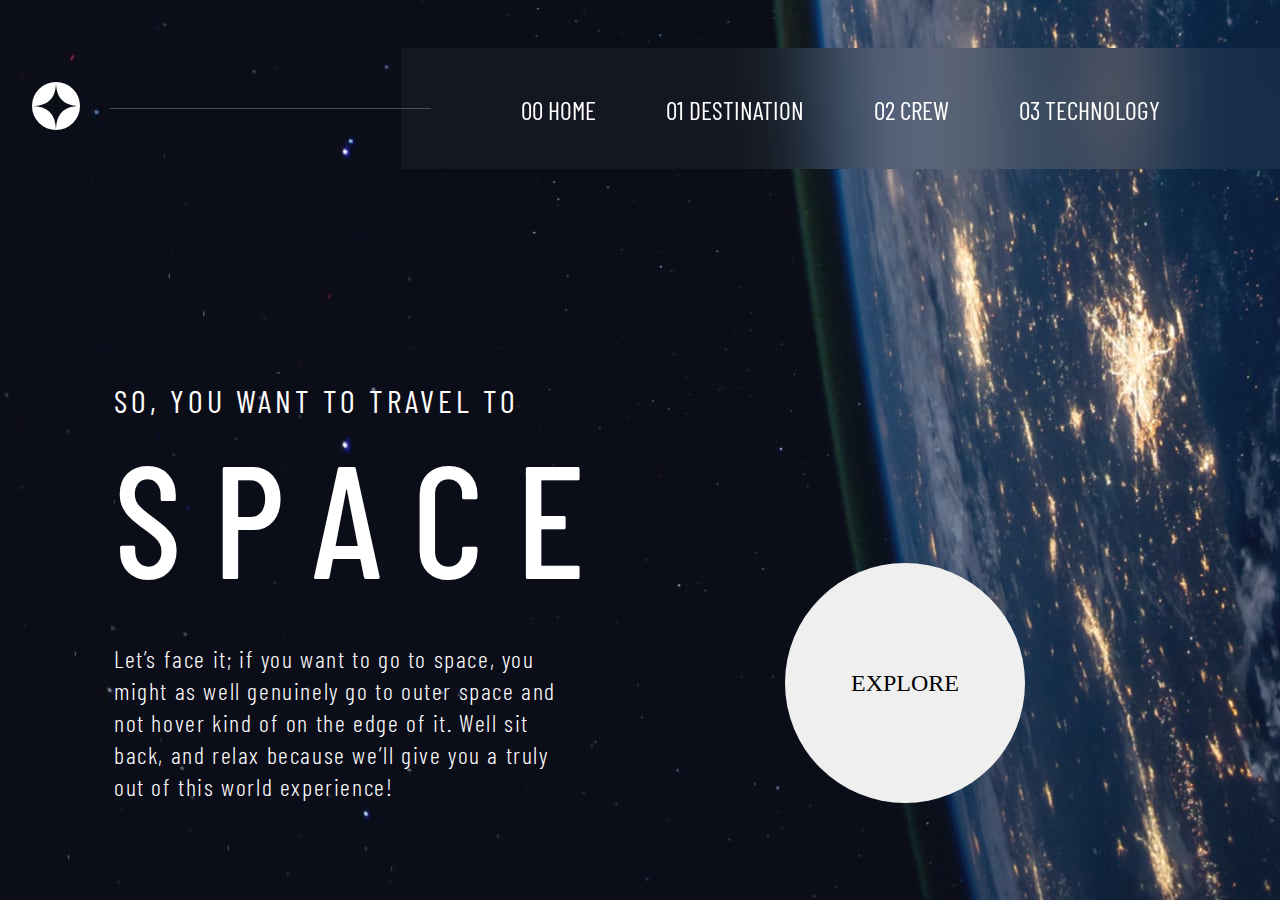
<file: space-tourism-website-main (1)/space-tourism-website-main/starter-code/index.html>
<!DOCTYPE html>
<html lang="en">
<head>
  <meta charset="UTF-8">
  <meta name="viewport" content="width=device-width, initial-scale=1.0">
    <link
      rel="stylesheet"
      href="https://cdnjs.cloudflare.com/ajax/libs/font-awesome/6.4.0/css/all.min.css"
    />
  <link rel="icon" type="image/png" sizes="32x32" href="./assets/favicon-32x32.png" >
  <link rel="stylesheet" href="style.css">
  <title>Frontend Mentor | Space tourism website</title>
</head>
<body>
  <main>
    <header>
      <nav>
        <a href="index.html">
        <img src="assets/shared/logo.svg" alt="">
        </a>

          <div class="pandburger">
            <button class="hamburger"><img src="assets/shared/icon-hamburger.svg" alt=""></button>
          </div>

        <ul class="nav-lists">
          <li><a href="index.html">00 Home</a></li>
          <li><a href="destination-moon.html">01 Destination</a></li>
          <li><a href="crew-commander.html">02 Crew</a></li>
          <li><a href="technology-vehicle.html">03 Technology</a></li>
        </ul>
      </nav>
    </header>

<section class="hero">
    <div class="hero-content">
        <h3>So, you want to travel to</h3>
        <h1>Space</h1>
        <p>Let’s face it; if you want to go to space, you might as well genuinely go to outer space and not hover kind of on the edge of it. Well sit back, and relax because we’ll give you a truly out of this world experience!</p>
    </div>

    <div id="explore-knop" class="explore-container">
        <button class="explore-btn">Explore</button>
    </div>

    
</section>

    </section>
  </main>
  <script src="script.js"></script>
</body>
</html>
</file>
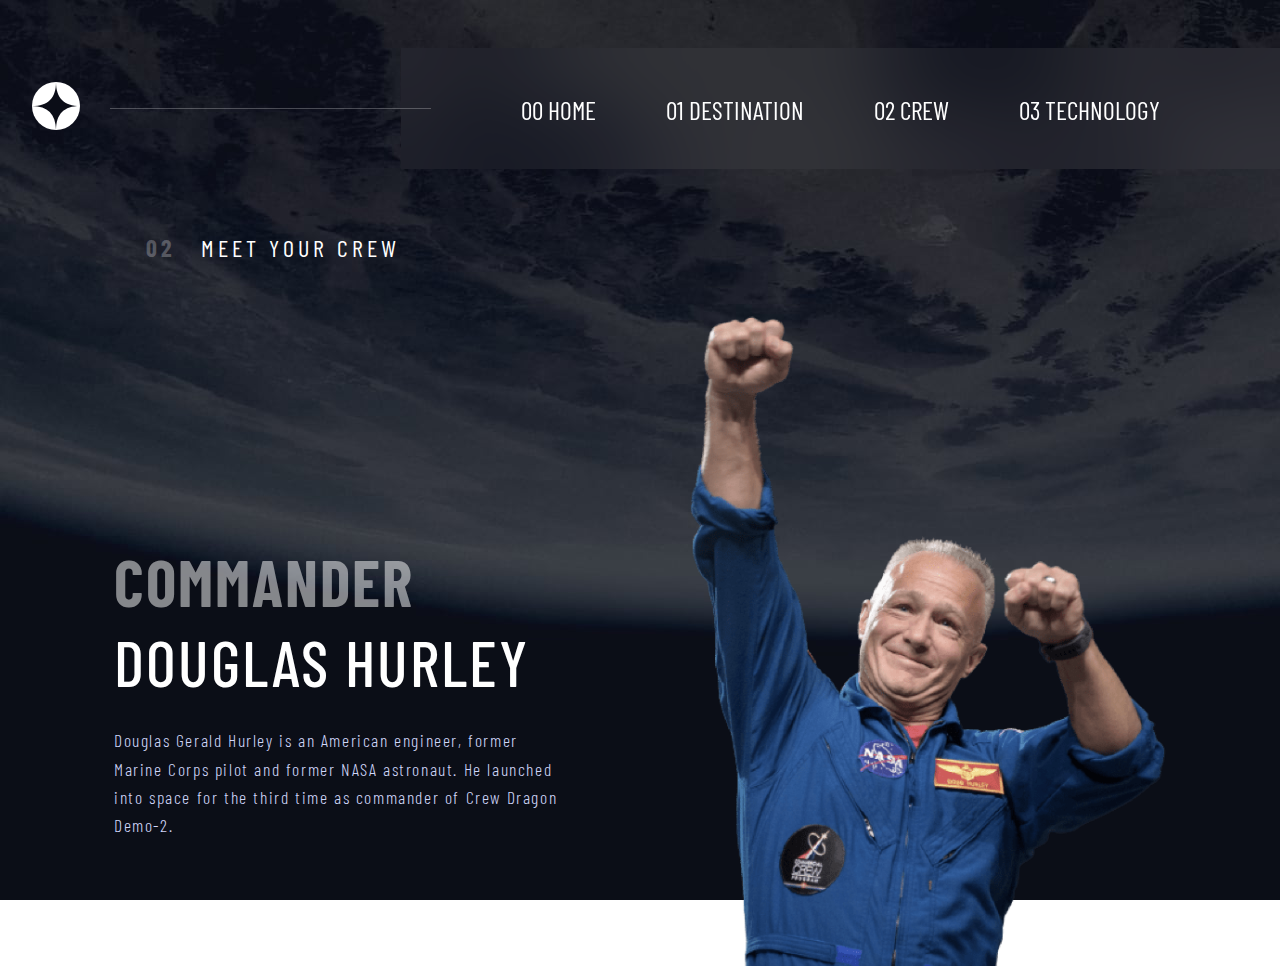
<file: space-tourism-website-main (1)/space-tourism-website-main/starter-code/crew-commander.html>
<!DOCTYPE html>
<html lang="en">
<head>
  <meta charset="UTF-8">
  <meta name="viewport" content="width=device-width, initial-scale=1.0">

  <link rel="icon" type="image/png" sizes="32x32" href="./assets/favicon-32x32.png">
  <link rel="stylesheet" href="style.css">
  <title>Frontend Mentor | Space tourism website</title>
</head>
<body class="crew-body">
    <header>
      <nav>
        <a href="index.html">
          <img src="assets/shared/logo.svg" alt="" />
        </a>

        <div class="pandburger">
          <button class="hamburger">
            <img src="assets/shared/icon-hamburger.svg" alt="" />
          </button>
        </div>

        <ul class="nav-lists">
          <li><a href="index.html">00 Home</a></li>
          <li><a href="destination-moon.html">01 Destination</a></li>
          <li><a href="crew-commander.html">02 Crew</a></li>
          <li><a href="technology-vehicle.html">03 Technology</a></li>
        </ul>
      </nav>
    </header>

<main class="grid-container crew-layout">
  <h2 class="numbered-title"><span>02</span> Meet your crew</h2>

  <article class="crew-info">
    <header>
      <h2 class="crew-role">Commander</h2>
      <h1 class="crew-name">Douglas Hurley</h1>
    </header>
    <p class="crew-desc">
      Douglas Gerald Hurley is an American engineer, former Marine Corps pilot and former NASA astronaut. He launched into space for the third time as commander of Crew Dragon Demo-2.
    </p>
  </article>

  <div class="crew-tabs">
    <span class="dot active"></span>
    <span class="dot"></span>
    <span class="dot"></span>
    <span class="dot"></span>
  </div>

  <div class="crew-img-container">
    <img src="assets/crew/image-douglas-hurley.png" alt="Douglas Hurley" class="crew-img">
  </div>
</main>
    <script src="script.js"></script>
</body>
</html>
</file>
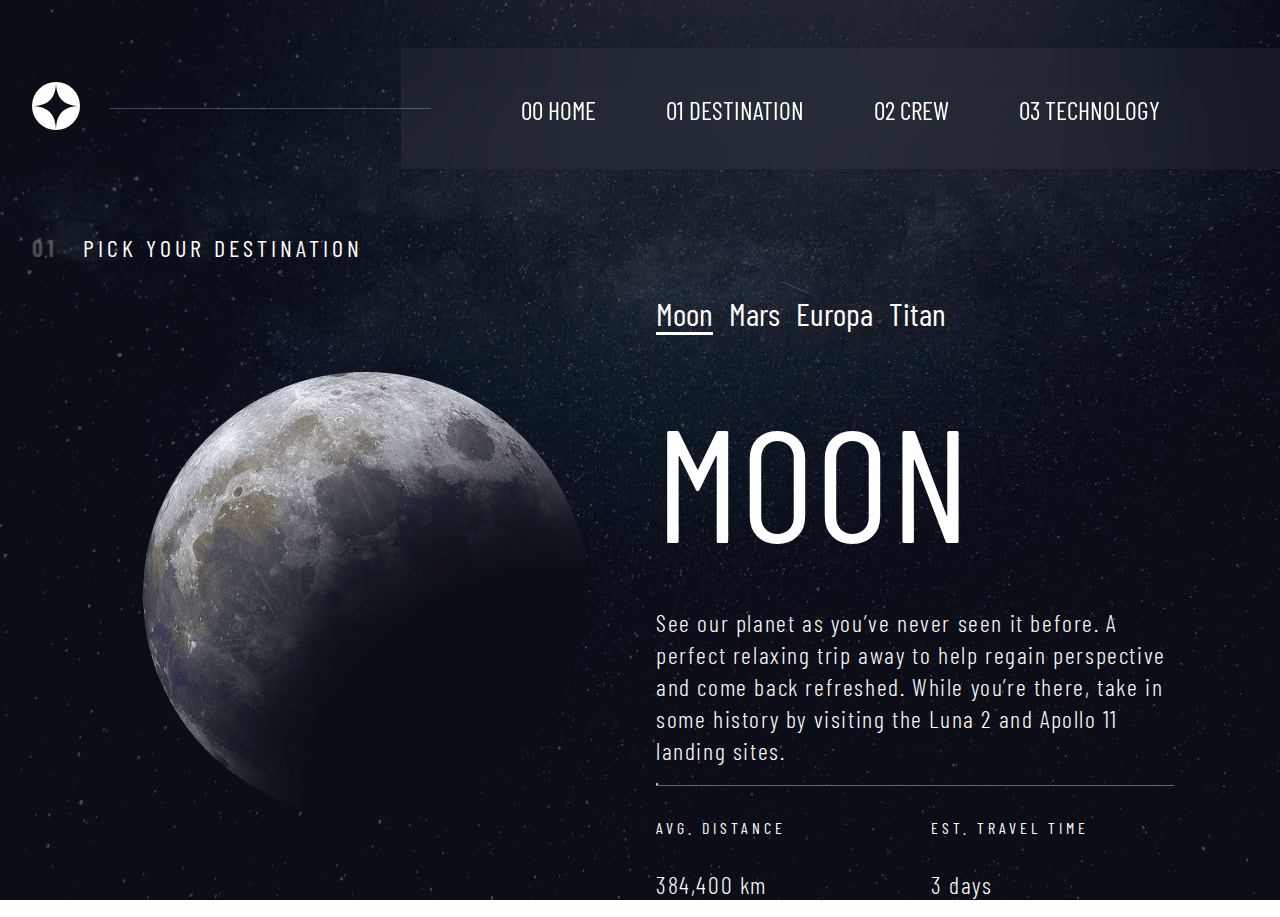
<file: space-tourism-website-main (1)/space-tourism-website-main/starter-code/destination-moon.html>
<!DOCTYPE html>
<html lang="en">
  <head>
    <meta charset="UTF-8" />
    <meta name="viewport" content="width=device-width, initial-scale=1.0" />

    <link
      rel="icon"
      type="image/png"
      sizes="32x32"
      href="./assets/favicon-32x32.png"
    />
    <link rel="stylesheet" href="style.css" />
    <title>Frontend Mentor | Space tourism website</title>
  </head>
  <body class="destination-body">
    <header>
      <nav>
        <a href="#">
          <img src="assets/shared/logo.svg" alt="" />
        </a>

        <div class="pandburger">
          <button class="hamburger">
            <img src="assets/shared/icon-hamburger.svg" alt="" />
          </button>
        </div>

        <ul class="nav-lists">
          <li><a href="index.html">00 Home</a></li>
          <li><a href="destination-moon.html">01 Destination</a></li>
          <li><a href="crew-commander.html">02 Crew</a></li>
          <li><a href="technology-vehicle.html">03 Technology</a></li>
        </ul>
      </nav>
    </header>

<main class="destination-content">
    <h3 class="numbered-title"><span>01</span> Pick your destination</h3>

  <div class="grid-container">
    <div class="img-container">
      <img id="planet-img" src="assets/destination/image-moon.png" alt="The Moon" class="destination-img">
    </div>

    <article class="destination-info">
  <ul class="destination-list" role="tablist">
    <li class="tab-item active" data-name="moon">Moon</li>
    <li class="tab-item" data-name="mars">Mars</li>
    <li class="tab-item" data-name="europa">Europa</li>
    <li class="tab-item" data-name="titan">Titan</li>
  </ul>


      <h1 id="planet-name" class="destination-h1">Moon</h1>

      <p id="planet-desc" class="description">
        See our planet as you’ve never seen it before. A perfect relaxing trip away 
        to help regain perspective and come back refreshed. While you’re there, 
        take in some history by visiting the Luna 2 and Apollo 11 landing sites.
      </p>

      <hr class="divider">

      <div class="destination-meta">
        <div>
          <h3 class="meta-title">Avg. distance</h3>
          <p id="planet-dist" class="meta-value">384,400 km</p>
        </div>
        <div>
          <h3 class="meta-title">Est. travel time</h3>
          <p id="planet-travel" class="meta-value">3 days</p>
        </div>
      </div>
    </article>
  </div>
    </main>
    <script src="script.js"></script>
  </body>
</html>
</file>
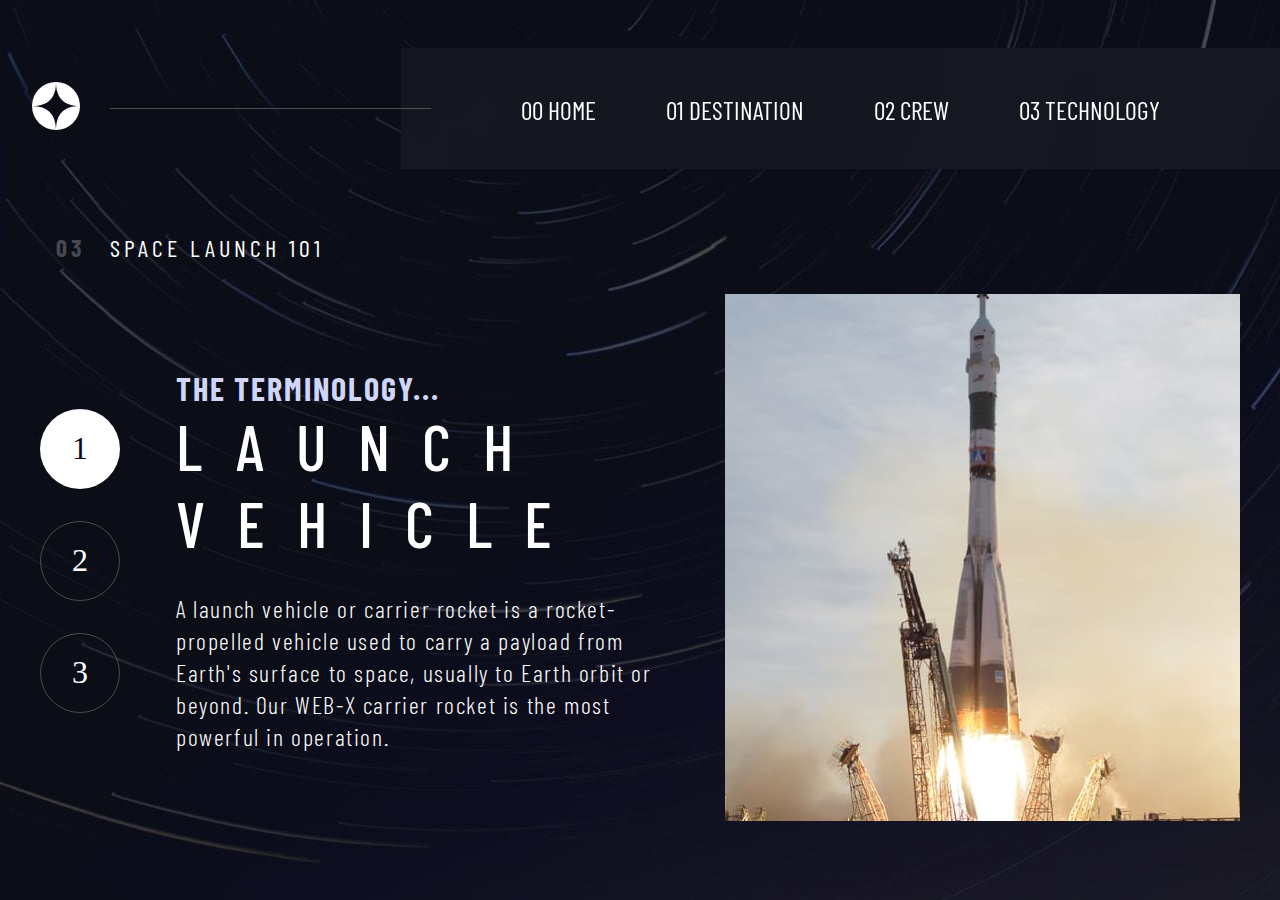
<file: space-tourism-website-main (1)/space-tourism-website-main/starter-code/technology-vehicle.html>
<!DOCTYPE html>
<html lang="en">
<head>
  <meta charset="UTF-8">
  <meta name="viewport" content="width=device-width, initial-scale=1.0">

  <link rel="icon" type="image/png" sizes="32x32" href="./assets/favicon-32x32.png">
  <link rel="stylesheet" href="style.css">
  <title>Frontend Mentor | Space tourism website</title>
</head>
<body class="technology-body">
    <header>
      <nav>
        <a href="index.html">
        <img src="assets/shared/logo.svg" alt="">
        </a>

          <div class="pandburger">
            <button class="hamburger"><img src="assets/shared/icon-hamburger.svg" alt=""></button>
          </div>

        <ul class="nav-lists">
          <li><a href="index.html">00 Home</a></li>
          <li><a href="destination-moon.html">01 Destination</a></li>
          <li><a href="crew-commander.html">02 Crew</a></li>
          <li><a href="technology-vehicle.html">03 Technology</a></li>
        </ul>
      </nav>
    </header>

<main class="grid-container tech-layout">
  <h2 class="numbered-title"><span>03</span> Space launch 101</h2>

  <div class="tech-img-container">
    <picture>
      <source srcset="assets/technology/image-launch-vehicle-portrait.jpg" media="(min-width: 1024px)">
      <img src="assets/technology/image-launch-vehicle-landscape.jpg" alt="Launch vehicle" class="tech-img">
    </picture>
  </div>

  <div class="tech-tabs">
    <button class="num-dot active" data-index="0">1</button>
    <button class="num-dot" data-index="1">2</button>
    <button class="num-dot" data-index="2">3</button>
  </div>

  <article class="tech-info">
    <header>
      <h4 class="terminology">The terminology...</h4>
      <h1 class="tech-name">Launch vehicle</h1>
    </header>
    <p class="tech-desc">
      A launch vehicle or carrier rocket is a rocket-propelled vehicle used to carry a payload from Earth's surface to space, usually to Earth orbit or beyond. Our WEB-X carrier rocket is the most powerful in operation.
    </p>
  </article>
</main>

<script src="script.js"></script>
</body>
</html>
</file>
<file: space-tourism-website-main (1)/space-tourism-website-main/starter-code/style.css>
@import url("https://fonts.googleapis.com/css2?family=Barlow+Condensed:wght@400;700&display=swap");

* {
  padding: 0px;
  margin: 0px;
  box-sizing: border-box;
}

body {
  background-image: url(assets/home/background-home-mobile.jpg);
  background-size: cover;
  background-repeat: no-repeat;
  background-attachment: fixed;
  font-family: "Barlow Condensed", sans-serif;
  font-size: 2rem;
  color: white;
}

nav {
  display: flex;
  justify-content: space-between;
  align-items: center;
  padding: 2rem 0px 2rem 0px;
  margin: 0px 2rem 0px 2rem;
  text-transform: uppercase;
  color: white;
  text-decoration: none;
}

nav a {
  color: white;
  text-decoration: none;
}
.hamburger {
  background: none;
  border: none;
}

.nav-lists {
  display: none;
  list-style: none;
  position: absolute;
  top: 10%;
  left: 0;
  width: 100%;
  height: 45%;
  background: rgba(255, 255, 255, 0.05);
  backdrop-filter: blur(15px);
  z-index: 10;
  font-size: 2rem;}

.nav-lists li {
  padding: 20px;
}

.nav-lists.active {
  display: block;
}

/* Superman Sectie */

.hero {
  display: flex;
  flex-direction: column;
  align-items: center;
  justify-content: center;
  padding: 100px 24px;
  gap: 80px;
  text-align: center;
}

h1 {
  font-size: 5rem;
  text-transform: uppercase;
  letter-spacing: 4px;
  font-weight: 400;
}

h3 {
  font-size: 1.5rem;
  text-transform: uppercase;
  letter-spacing: 4px;
  font-weight: 400;
}

p {
  font-size: 1.2rem;
  font-weight: 300;
  line-height: 1.5rem;
  margin-top: 2rem;
}

.explore-btn {
  width: 15rem;
  height: 15rem;
  border-radius: 50%;
  display: flex;
  justify-content: center;
  align-items: center;
  border: none;
  font-size: 1.5rem;
  text-transform: uppercase;
  cursor: pointer;
  margin-top: 2.5rem;
  position: relative;
  transition: box-shadow 0.4s ease-in-out;
  font-family: 'Bellefair', serif;
}

.explore-btn:active {
  transform: scale(1.25);
}
/* Destination */

.destination-body {
  background-image: url(assets/destination/background-destination-mobile.jpg);
  background-size: cover;
  background-repeat: no-repeat;
  background-attachment: fixed;
  font-family: "Barlow Condensed", sans-serif;
  font-size: 2rem;
  color: white;
  overflow-x: hidden;
}

.destination-img{
  background-size: cover;
  background-repeat: no-repeat;
  background-attachment: fixed;
  margin: 0 auto;
  margin-top: 1rem;

}
.destination-list{
display: flex;
gap: 1rem;
list-style: none;
align-items: center;
justify-content: center;
margin-top: 1rem;
}

.destination-list li{
    cursor: pointer;
    
}

.destination-list li.active{
    border-bottom: 3px solid white;
}

.destination-h1{
    display: flex;
    align-items: center;
    justify-content: center;
    margin-top: 3rem;
    text-transform: uppercase;
    font-weight: 400;
    letter-spacing: 2px;
}


.numbered-title {
  grid-area: title;
  text-align: center; /* Mobiel: gecentreerd */
  font-size: 1.5rem;
  font-weight: 400;
  text-transform: uppercase;
  letter-spacing: 4px;
  margin-top: 2rem;
  width: 100%;
}

.numbered-title span {
  color: rgba(255, 255, 255, 0.25);
  margin-right: 1rem;
  font-weight: 700;
}
/* Container setup */
.grid-container {
  display: grid;
  padding: 1rem;
  gap: 2rem;
  justify-items: center;  
  text-align: center;
}

.destination-img {
  max-width: 60%; /* Smaller on mobile */
  height: auto;
}

/* Metadata (Distance/Time) */
.destination-meta {
  display: grid;
  gap: 2rem;
  border-top: 1px solid #666;
  padding-top: 2rem;
  width: 100%;
}

/* --- GANG (CREW) SECTION --- */

.crew-body {
  background-image: url(assets/crew/background-crew-mobile.jpg);
  background-size: cover;
  background-repeat: no-repeat;
  background-attachment: fixed;
  font-family: "Barlow Condensed", sans-serif;
  font-size: 2rem;
  color: white;
  overflow-x: hidden;
}
/* 1. De Grid Container */
.crew-layout {
  display: grid;
  grid-template-areas: 
    "title"
    "content"
    "tabs"
    "image";
  gap: 1rem;
  justify-items: center;
  text-align: center;
  padding: 0 1.5rem;
}

/* 2. De Areas Toewijzen */
.numbered-title { grid-area: title; }
.crew-info { grid-area: content; margin-top: 2rem; }
.crew-tabs { grid-area: tabs; margin: 2rem 0; }
.crew-img-container { 
  grid-area: image; 
  width: 100%;
  display: flex;
  justify-content: center;
}

/* 3. Typografie en Details */
.crew-role {
  color: rgba(255, 255, 255, 0.5);  
  text-transform: uppercase;
  font-size: 2rem;
}

.crew-name {
  font-size: 2.5rem;
  text-transform: uppercase;
  margin: 1rem 0;
}

.crew-desc {
  font-size: 1.1rem;
  line-height: 1.6;
  color: #D0D6F9;
  max-width: 450px;
}

.crew-img {
  max-height: 350px;
  width: auto;
  display: block;
}

 
.crew-tabs {
  grid-area: tabs;
  display: flex;
  gap: 1.5rem;  
  margin: 2rem 0;
  z-index: 5;  
}

 
.dot {
  width: 15px;  
  height: 15px;
  background-color: white;
  opacity: 0.17;  
  border-radius: 50%;
  cursor: pointer;
  transition: opacity 0.3s;
}

.dot.active, .dot:hover {
  opacity: 1;  
}

.crew-info, .crew-img {
    transition: opacity 0.5s ease;
}

/* --- TECHNOLOGY SECTION --- */

.technology-body {
  background-image: url(assets/technology/background-technology-mobile.jpg);
  background-size: cover;
  background-repeat: no-repeat;
  background-attachment: fixed;
  font-family: "Barlow Condensed", sans-serif;
  font-size: 2rem;
  color: white;
  overflow-x: hidden;
}
.tech-layout {
  display: grid;
  grid-template-areas: "title" "image" "tabs" "content";
  text-align: center;
  gap: 2rem;
  padding: 0;
}

.tech-img-container { grid-area: image; width: 100%; }
.tech-img { width: 100%; height: auto; }

.tech-tabs {
  grid-area: tabs;
  display: flex;
  justify-content: center;
  gap: 1rem;
}

.num-dot {
  width: 40px;
  height: 40px;
  border-radius: 50%;
  background: transparent;
  color: white;
  border: 1px solid rgba(255, 255, 255, 0.25);
  cursor: pointer;
  font-family: 'Bellefair', serif;
  transition: all 0.3s ease;
}

.num-dot.active {
  background: white;
  color: #0B0D17;
}

.tech-info { grid-area: content; padding: 0 1.5rem; }
.terminology { color: #D0D6F9; text-transform: uppercase; letter-spacing: 2px; }

/* Media Queries */

@media (min-width: 768px) {
  body {
    background-image: url(assets/home/background-home-tablet.jpg);
    background-size: cover;
    background-repeat: no-repeat;
    background-attachment: fixed;
  }

  .pandburger {
    display: none;
  }

  .nav-lists {
    display: flex;
    position: static; /* Remove absolute positioning */
    height: auto;
    width: auto;
    background: rgba(255, 255, 255, 0.04);
    backdrop-filter: blur(40px);
    padding: 0 40px;
  }

  .nav-lists li {
    padding: 40px 20px;
  }

  /* Create the horizontal layout */
  nav {
    margin: 0 0 0 2rem;
    padding: 2rem 0;
  }

  nav a {
    font-size: 1.6rem;
  }

  .hero-content {
    text-align: center;
  }

  h1 {
    font-size: 8rem;
    font-weight: 500;
  }

  h3 {
    font-size: 2rem;
  }

  p {
    font-size: 1.5rem;
    line-height: 2rem;
  }

  .crew-role{
    font-size: 2rem;
  }
}

@media (min-width: 1024px) {
  body {
    background-image: url(assets/home/background-home-desktop.jpg);
    background-size: cover;
    background-repeat: no-repeat;
    background-attachment: fixed;
  }

  nav {
    margin-top: 1rem;
  }

  nav::after {
    content: "";
    display: block;
    height: 1px;
    background: white;
    opacity: 0.25;
    flex-grow: 1;
    order: 2;
    margin-right: -30px;
    margin-left: 30px;
    z-index: 20;
  }

  .nav-lists {
    order: 3;
    padding: 0 100px;
    gap: 30px;
 
  } 

  .nav-lists li{
        border-bottom: 3px solid transparent; 

  }
.nav-lists li:hover {
    border-bottom: 3px solid rgba(255, 255, 255, 0.5);  
  }

.hero {
    flex-direction: row;  
    justify-content: space-between;
    align-items: flex-end;  
    max-width: 1100px;
    margin: 0 auto;
    padding-top: 20vh; /* Pushes content down from the nav */
  }

  .hero-content {
    text-align: left;
    align-items: flex-start;
    width: 450px; /* Specific width stops text from stretching too far */
    margin: 0;
  }

  .explore-container {
    display: flex;
    justify-content: center;
    align-items: center;
    width: 50%;
  }

  .explore-btn {
    position: static; /* Removes the absolute positioning causing the "off-set" */
    margin-top: 0;
  }
h1 {
  font-size: 10rem;
  letter-spacing: 2rem;}
p {
  letter-spacing: 0.1rem;
}
.explore-btn:hover {
  /* This creates the semi-transparent outer ring seen in the design */
  box-shadow: 0 0 0 50px rgba(255, 255, 255, 0.1);
}   
.grid-container {
    grid-template-columns: 1fr 1fr;
    align-items: center;
    text-align: left;
    max-width: 1100px;
    margin: 0 auto;
  }

  .destination-img {
    max-width: 100%;
  }

  .destination-meta {
    grid-template-columns: 1fr 1fr;
    justify-items: start;
  }

  .destination-meta h3 {
    font-size: 1rem;
  }

  .destination-info {
    justify-items: start;
  }

  .description {
    padding-bottom: 1rem;
  }

  .numbered-title{
 text-align: start;
 margin-left: 2rem;
}

.destination-list li {
  border-bottom: 3px solid transparent;
}

.destination-list li:hover{
  border-bottom: 3px solid rgba(255, 255, 255, 0.5);
}

.destination-list li.active {
    border-bottom: 3px solid white;
}
 
.crew-layout {
    grid-template-areas: 
      "title image"
      "content image"
      "tabs image";
    grid-template-columns: 1fr 1fr;
    grid-template-rows: auto 1fr auto;
    text-align: left;
    justify-items: start;
    align-items: center;
    max-width: 1100px;
    margin: 0 auto;
    height: 85vh; /* Zorgt dat de astronaut op de grond staat */
  }

  .crew-info {
    margin-top: 0;
    align-self: center;
    
  }

  .crew-info h1, .crew-info h2{
    font-size: 4rem;
    line-height: 4rem;
    letter-spacing: 2px;
  }
  .crew-img-container {
    align-self: end; /* Foto op de bodem */
    justify-content: flex-end;
  }

  .crew-img {
    max-height: 650px;
  }

.crew-tabs {
    justify-content: flex-start;
    margin-top: 2rem;  
    margin-bottom: 2rem;  
    align-self: center;  
  }

  
  .crew-info {
    align-self: end;  
    padding-bottom: 2rem;
  }

 .crew-body{
    background-image: url(assets/crew/background-crew-desktop.jpg);
    background-size: cover;
    background-repeat: no-repeat;
    background-attachment: fixed;
 }

  .destination-body{
    background-image: url(assets/destination/background-destination-desktop.jpg);
    background-size: cover;
    background-repeat: no-repeat;
    background-attachment: fixed;
 }

 .technology-body{
  background-image: url(assets/technology/background-technology-desktop.jpg);
  background-size: cover;
  background-repeat: no-repeat;
  background-attachment: fixed;
}

.tech-layout {
    grid-template-areas: 
      "title title title"
      "tabs content image";
    grid-template-columns: auto 1fr auto;
    text-align: left;
    align-items: center;
    padding-left: 0;
      max-width: 1200px;
  margin: 0 auto;
  }

  .tech-tabs {
    flex-direction: column;
    gap: 2rem;
  }

  .num-dot {
    width: 80px;
    height: 80px;
    font-size: 2rem;
  }

  .tech-img-container {
    justify-self: end;
    
  }

  .tech-name{
    font-size: 4rem;
  }
  .tech-img { width: auto; max-height: 550px; }
}
</file>
